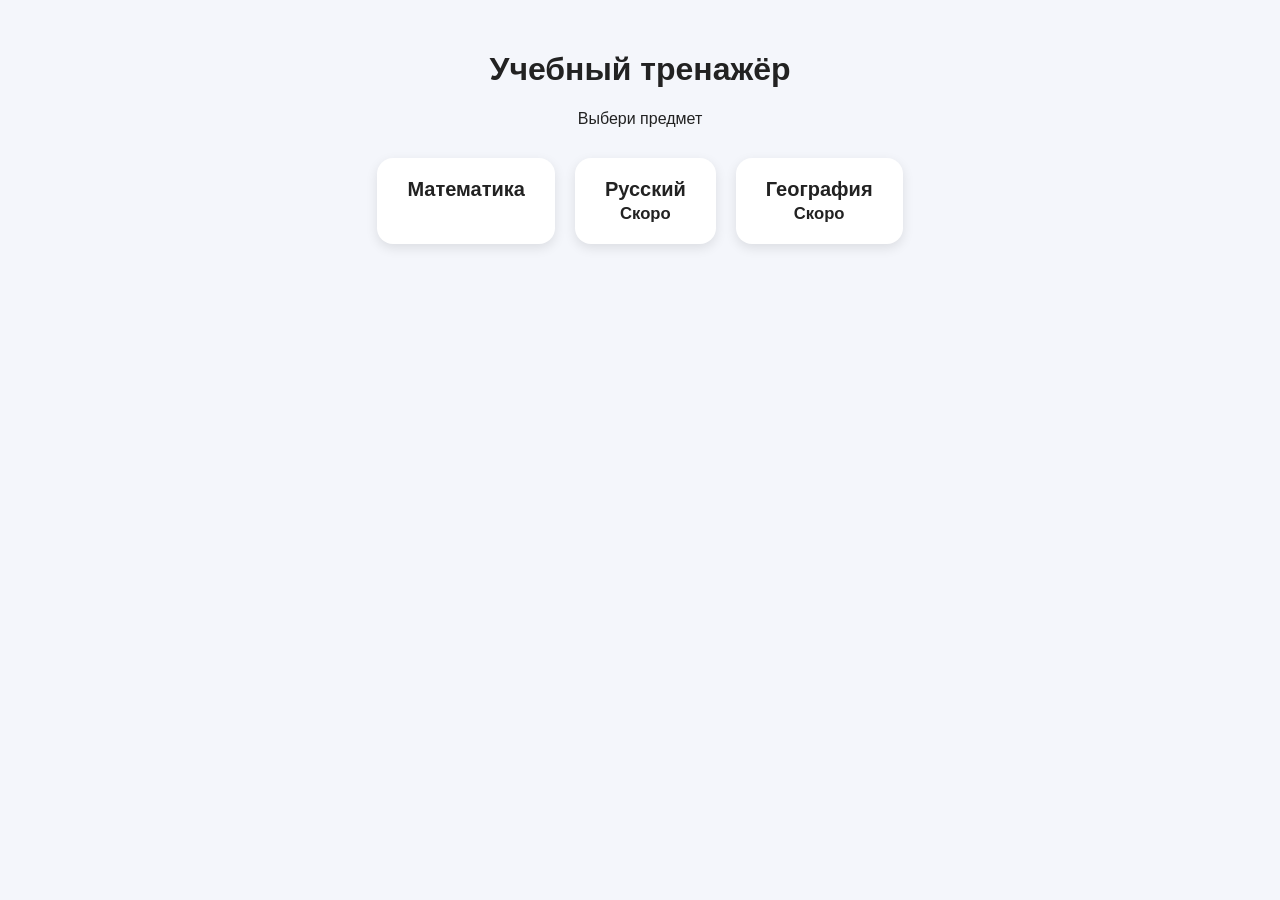
<file: index.html>
<!DOCTYPE html>
<html lang="ru">
<head>
  <meta charset="UTF-8">
  <meta name="viewport" content="width=device-width, initial-scale=1.0">
  <title>Учебный тренажёр</title>
  <link rel="stylesheet" href="style.css">
</head>
<body>
  <header>
    <h1>Учебный тренажёр</h1>
    <p>Выбери предмет</p>
  </header>

  <main class="cards">
    <a class="card" href="math/index.html">Математика</a>
    <div class="card">Русский<br><small>Скоро</small></div>
    <div class="card">География<br><small>Скоро</small></div>
  </main>
</body>
</html>
</file>
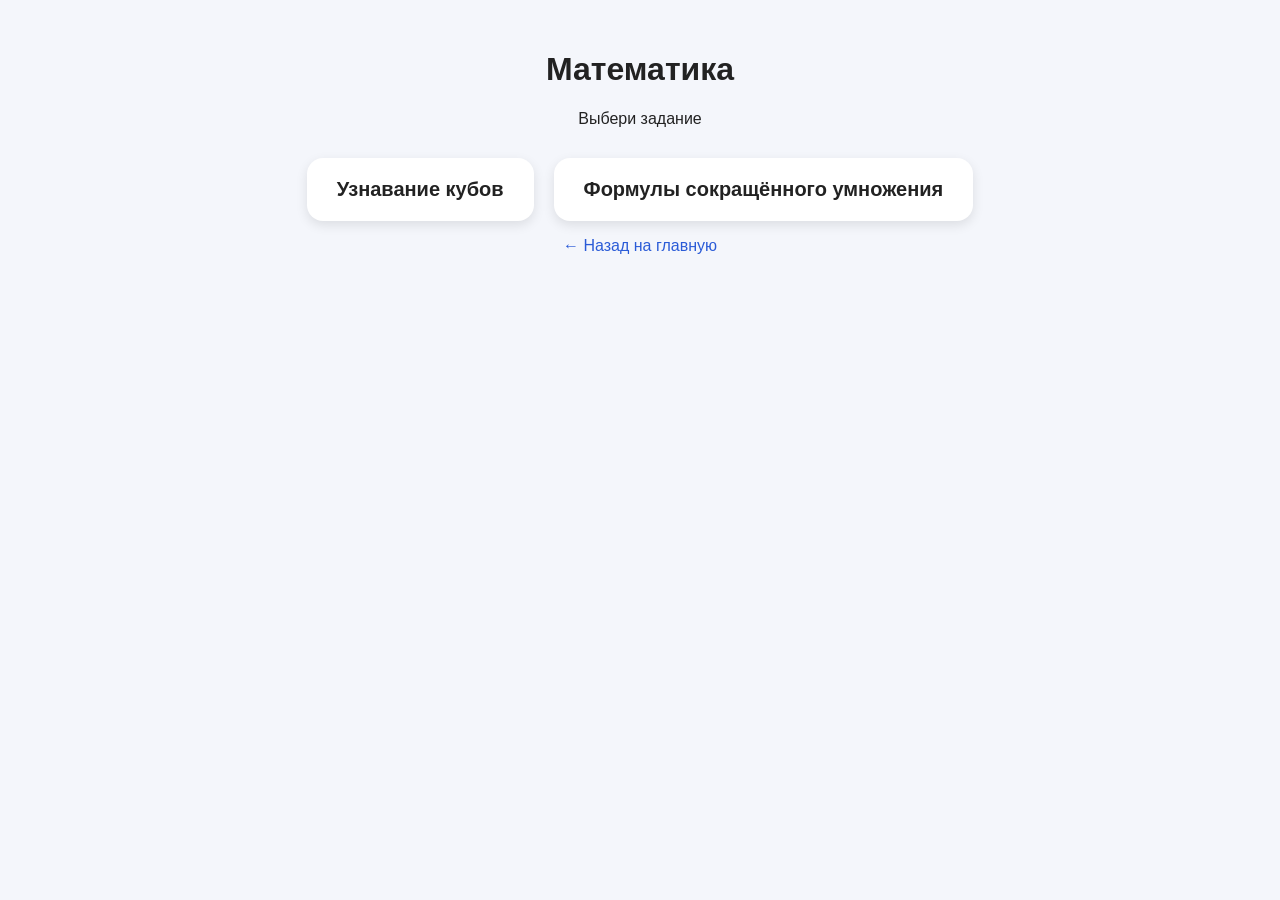
<file: math/index.html>
<!DOCTYPE html>
<html lang="ru">
<head>
  <meta charset="UTF-8">
  <meta name="viewport" content="width=device-width, initial-scale=1.0">
  <title>Математика</title>
  <link rel="stylesheet" href="../style.css">
</head>
<body>
  <header>
    <h1>Математика</h1>
    <p>Выбери задание</p>
  </header>

  <main class="cards">
    <a class="card" href="cubes.html">Узнавание кубов</a>
    <a class="card" href="formulas.html">Формулы сокращённого умножения</a>
  </main>

  <p><a href="../index.html">← Назад на главную</a></p>
</body>
</html>
</file>
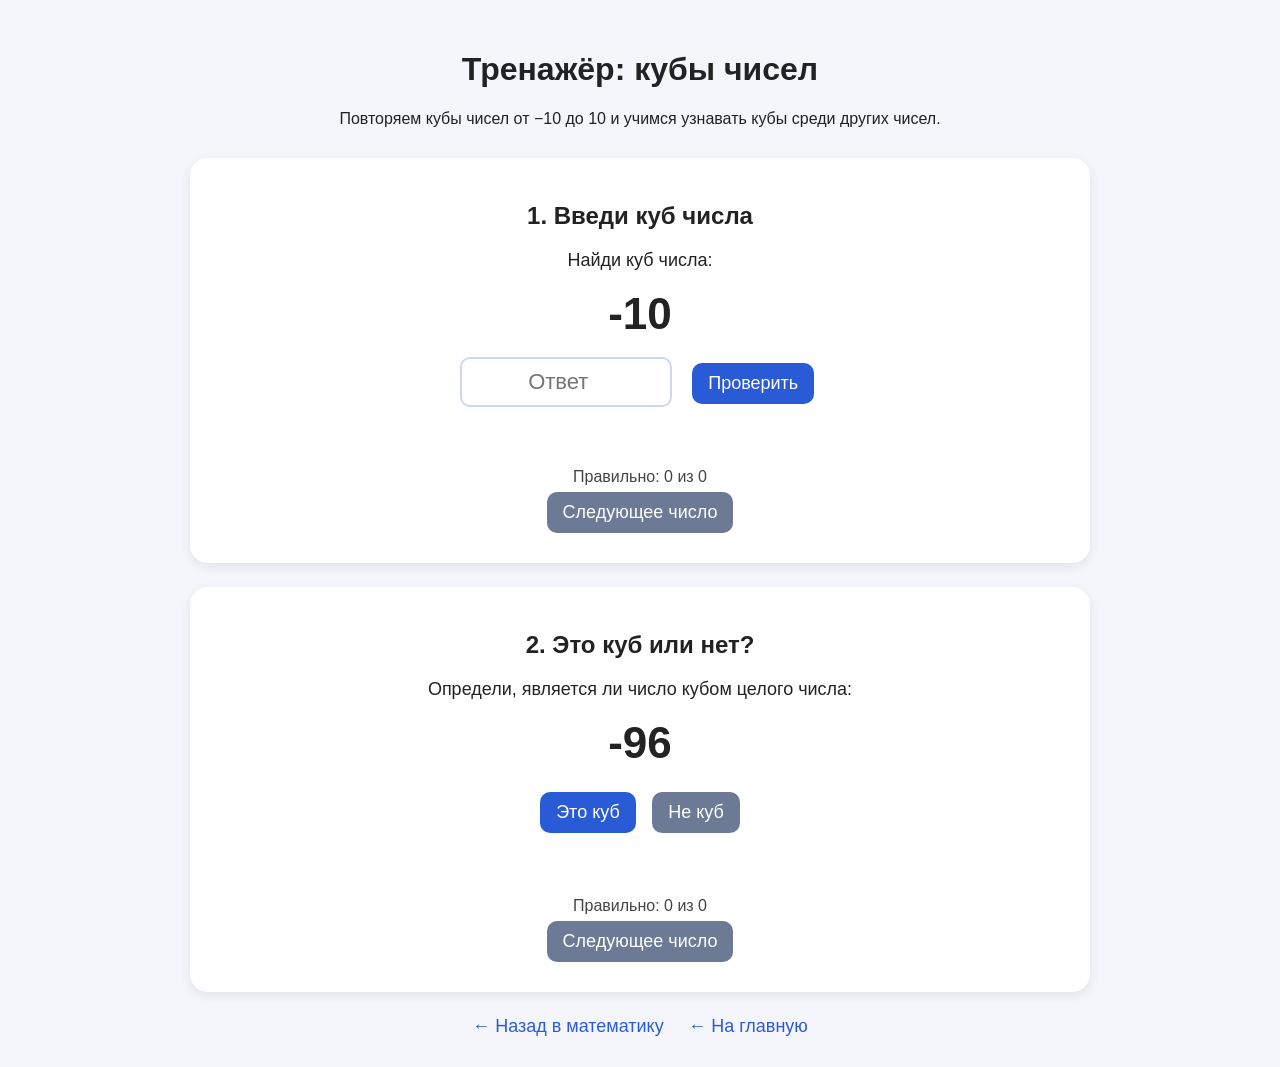
<file: math/cubes.html>
<!DOCTYPE html>
<html lang="ru">
<head>
  <meta charset="UTF-8" />
  <meta name="viewport" content="width=device-width, initial-scale=1.0" />
  <title>Тренажёр: кубы чисел</title>
  <link rel="stylesheet" href="../style.css" />
  <style>
    .wrapper {
      max-width: 900px;
      margin: 0 auto;
    }

    .trainer-box {
      background: white;
      border-radius: 18px;
      box-shadow: 0 4px 12px rgba(0,0,0,0.08);
      padding: 24px;
      margin: 24px 0;
      text-align: center;
    }

    .big-number {
      font-size: 44px;
      font-weight: bold;
      margin: 18px 0;
    }

    .subtitle {
      font-size: 18px;
      margin-bottom: 10px;
    }

    input[type="number"] {
      font-size: 22px;
      padding: 10px 14px;
      width: 180px;
      border: 2px solid #cfd8ea;
      border-radius: 10px;
      text-align: center;
      margin-right: 10px;
    }

    button {
      font-size: 18px;
      padding: 10px 16px;
      border: none;
      border-radius: 10px;
      cursor: pointer;
      background: #2a5bd7;
      color: white;
      margin: 6px;
    }

    button:hover {
      opacity: 0.92;
    }

    .secondary-btn {
      background: #6c7a95;
    }

    .answer-buttons {
      margin-top: 16px;
    }

    .feedback {
      font-size: 20px;
      margin-top: 16px;
      min-height: 32px;
      font-weight: 600;
    }

    .small-text {
      color: #555;
      font-size: 15px;
    }

    .nav-links {
      margin-top: 24px;
    }

    .nav-links a {
      margin: 0 10px;
      font-size: 18px;
    }

    .stats {
      margin-top: 10px;
      font-size: 16px;
      color: #444;
    }
  </style>
</head>
<body>
  <div class="wrapper">
    <header>
      <h1>Тренажёр: кубы чисел</h1>
      <p>Повторяем кубы чисел от −10 до 10 и учимся узнавать кубы среди других чисел.</p>
    </header>

    <main>
      <section class="trainer-box">
        <h2>1. Введи куб числа</h2>
        <p class="subtitle">Найди куб числа:</p>
        <div id="cubeTaskNumber" class="big-number">3</div>

        <div>
          <input type="number" id="cubeAnswerInput" placeholder="Ответ" />
          <button onclick="checkCubeAnswer()">Проверить</button>
        </div>

        <div id="cubeFeedback" class="feedback"></div>
        <div id="cubeStats" class="stats"></div>

        <div>
          <button class="secondary-btn" onclick="nextCubeTask()">Следующее число</button>
        </div>
      </section>

      <section class="trainer-box">
        <h2>2. Это куб или нет?</h2>
        <p class="subtitle">Определи, является ли число кубом целого числа:</p>
        <div id="recognitionNumber" class="big-number">125</div>

        <div class="answer-buttons">
          <button onclick="checkRecognition(true)">Это куб</button>
          <button class="secondary-btn" onclick="checkRecognition(false)">Не куб</button>
        </div>

        <div id="recognitionFeedback" class="feedback"></div>
        <div id="recognitionStats" class="stats"></div>

        <div>
          <button class="secondary-btn" onclick="nextRecognitionTask()">Следующее число</button>
        </div>
      </section>

      <div class="nav-links">
        <a href="index.html">← Назад в математику</a>
        <a href="../index.html">← На главную</a>
      </div>
    </main>
  </div>

  <script>
    // ===== ТРЕНАЖЁР 1: ВВЕСТИ КУБ =====
    let currentCubeNumber = 0;
    let cubeAttempts = 0;
    let cubeCorrect = 0;
    let cubeTotal = 0;

    function randomInt(min, max) {
      return Math.floor(Math.random() * (max - min + 1)) + min;
    }

    function nextCubeTask() {
      currentCubeNumber = randomInt(-10, 10);
      cubeAttempts = 0;

      document.getElementById("cubeTaskNumber").textContent = currentCubeNumber;
      document.getElementById("cubeAnswerInput").value = "";
      document.getElementById("cubeFeedback").textContent = "";
      updateCubeStats();
    }

    function checkCubeAnswer() {
      const input = document.getElementById("cubeAnswerInput");
      const feedback = document.getElementById("cubeFeedback");
      const userAnswer = Number(input.value);
      const correctAnswer = currentCubeNumber ** 3;

      if (input.value.trim() === "") {
        feedback.textContent = "Введи ответ.";
        return;
      }

      cubeAttempts++;

      if (userAnswer === correctAnswer) {
        feedback.textContent = "Верно!";
        cubeCorrect++;
        cubeTotal++;
        updateCubeStats();
      } else if (cubeAttempts === 1) {
        feedback.textContent = "Неверно. Попробуй ещё раз.";
      } else {
        feedback.textContent = `Неверно. Правильный ответ: ${correctAnswer}.`;
        cubeTotal++;
        updateCubeStats();
      }
    }

    function updateCubeStats() {
      document.getElementById("cubeStats").textContent =
        `Правильно: ${cubeCorrect} из ${cubeTotal}`;
    }

    // ===== ТРЕНАЖЁР 2: УЗНАТЬ КУБ =====
    let currentRecognitionNumber = 0;
    let recognitionCorrect = 0;
    let recognitionTotal = 0;

    function isPerfectCube(n) {
      const root = Math.round(Math.cbrt(n));
      return root ** 3 === n;
    }

    function nextRecognitionTask() {
      currentRecognitionNumber = randomInt(-200, 200);
      document.getElementById("recognitionNumber").textContent = currentRecognitionNumber;
      document.getElementById("recognitionFeedback").textContent = "";
      updateRecognitionStats();
    }

    function checkRecognition(userThinksCube) {
      const feedback = document.getElementById("recognitionFeedback");
      const reallyCube = isPerfectCube(currentRecognitionNumber);

      recognitionTotal++;

      if (userThinksCube === reallyCube) {
        recognitionCorrect++;
        if (reallyCube) {
          const root = Math.round(Math.cbrt(currentRecognitionNumber));
          feedback.textContent = `Верно! ${currentRecognitionNumber} = ${root}³`;
        } else {
          feedback.textContent = `Верно! ${currentRecognitionNumber} не является кубом целого числа.`;
        }
      } else {
        if (reallyCube) {
          const root = Math.round(Math.cbrt(currentRecognitionNumber));
          feedback.textContent = `Неверно. Это куб: ${currentRecognitionNumber} = ${root}³`;
        } else {
          feedback.textContent = `Неверно. ${currentRecognitionNumber} не является кубом целого числа.`;
        }
      }

      updateRecognitionStats();
    }

    function updateRecognitionStats() {
      document.getElementById("recognitionStats").textContent =
        `Правильно: ${recognitionCorrect} из ${recognitionTotal}`;
    }

    // Запуск
    nextCubeTask();
    nextRecognitionTask();

    // Enter для первого задания
    document.getElementById("cubeAnswerInput").addEventListener("keydown", function(event) {
      if (event.key === "Enter") {
        checkCubeAnswer();
      }
    });
  </script>
</body>
</html>
</file>
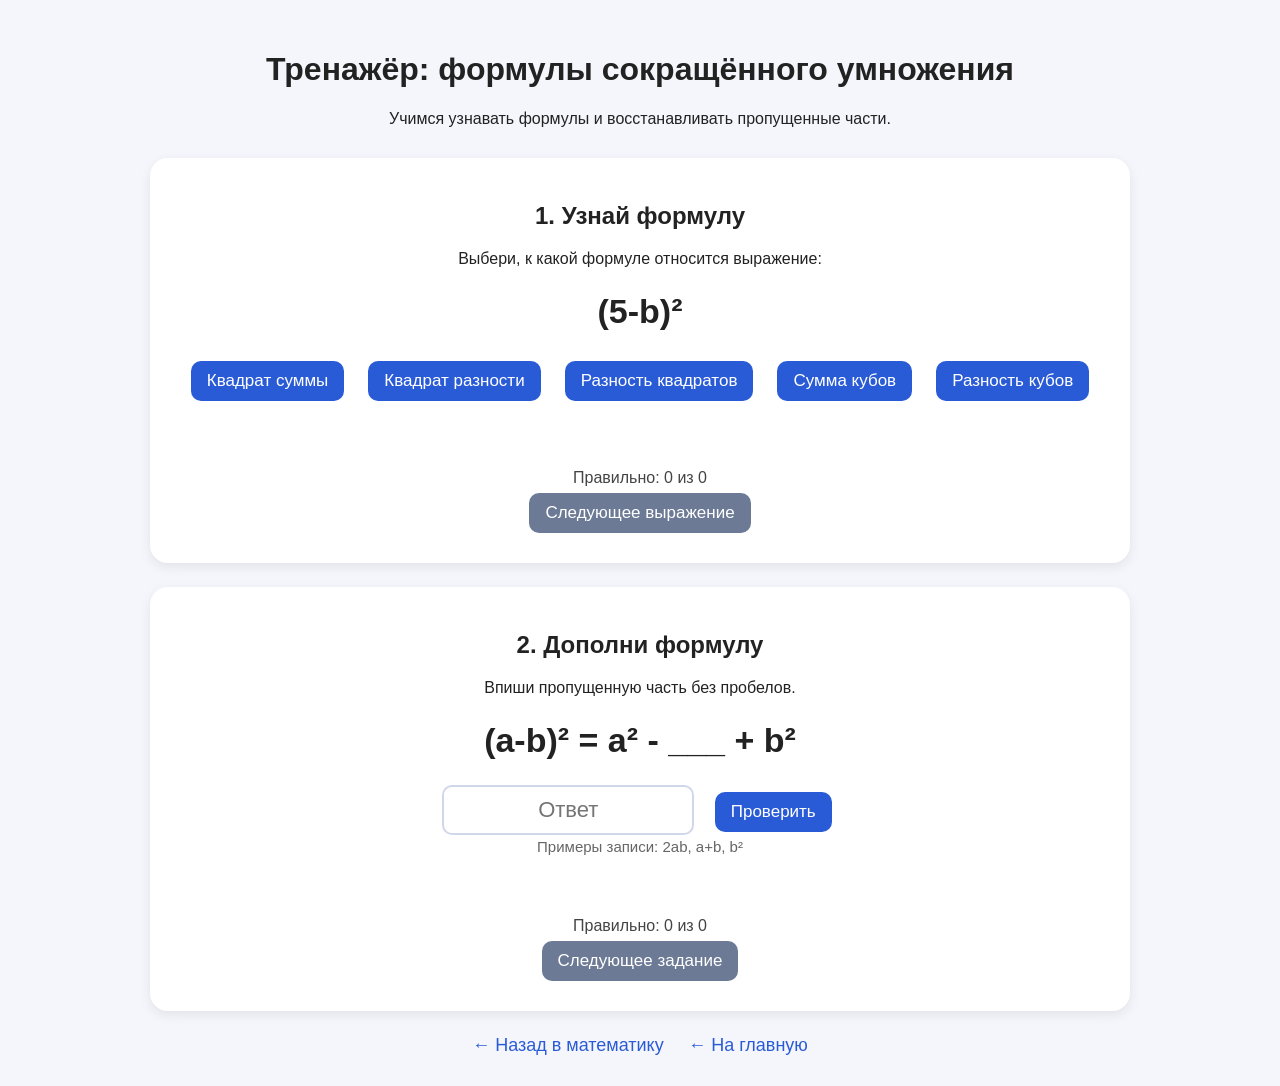
<file: math/formulas.html>
<!DOCTYPE html>
<html lang="ru">
<head>
  <meta charset="UTF-8" />
  <meta name="viewport" content="width=device-width, initial-scale=1.0" />
  <title>Тренажёр: формулы сокращённого умножения</title>
  <link rel="stylesheet" href="../style.css" />
  <style>
    .wrapper {
      max-width: 980px;
      margin: 0 auto;
    }

    .trainer-box {
      background: white;
      border-radius: 18px;
      box-shadow: 0 4px 12px rgba(0,0,0,0.08);
      padding: 24px;
      margin: 24px 0;
      text-align: center;
    }

    .big-expression {
      font-size: 34px;
      font-weight: bold;
      margin: 20px 0;
      line-height: 1.4;
    }

    .formula-buttons {
      display: flex;
      flex-wrap: wrap;
      justify-content: center;
      gap: 12px;
      margin-top: 16px;
    }

    button {
      font-size: 17px;
      padding: 10px 16px;
      border: none;
      border-radius: 10px;
      cursor: pointer;
      background: #2a5bd7;
      color: white;
      margin: 6px;
    }

    button:hover {
      opacity: 0.92;
    }

    .secondary-btn {
      background: #6c7a95;
    }

    input[type="text"] {
      font-size: 22px;
      padding: 10px 14px;
      width: 220px;
      border: 2px solid #cfd8ea;
      border-radius: 10px;
      text-align: center;
      margin-right: 10px;
    }

    .feedback {
      font-size: 20px;
      margin-top: 16px;
      min-height: 36px;
      font-weight: 600;
    }

    .stats {
      margin-top: 10px;
      font-size: 16px;
      color: #444;
    }

    .nav-links {
      margin-top: 24px;
    }

    .nav-links a {
      margin: 0 10px;
      font-size: 18px;
    }

    .small-text {
      font-size: 15px;
      color: #666;
    }
  </style>
</head>
<body>
  <div class="wrapper">
    <header>
      <h1>Тренажёр: формулы сокращённого умножения</h1>
      <p>Учимся узнавать формулы и восстанавливать пропущенные части.</p>
    </header>

    <main>
      <section class="trainer-box">
        <h2>1. Узнай формулу</h2>
        <p>Выбери, к какой формуле относится выражение:</p>

        <div id="recognizeExpression" class="big-expression">(a+b)²</div>

        <div class="formula-buttons">
          <button onclick="checkRecognize('sumSquare')">Квадрат суммы</button>
          <button onclick="checkRecognize('diffSquare')">Квадрат разности</button>
          <button onclick="checkRecognize('squareDiff')">Разность квадратов</button>
          <button onclick="checkRecognize('sumCubes')">Сумма кубов</button>
          <button onclick="checkRecognize('diffCubes')">Разность кубов</button>
        </div>

        <div id="recognizeFeedback" class="feedback"></div>
        <div id="recognizeStats" class="stats"></div>

        <button class="secondary-btn" onclick="nextRecognizeTask()">Следующее выражение</button>
      </section>

      <section class="trainer-box">
        <h2>2. Дополни формулу</h2>
        <p>Впиши пропущенную часть без пробелов.</p>

        <div id="fillTask" class="big-expression">(a+b)² = a² + ___ + b²</div>

        <div>
          <input type="text" id="fillInput" placeholder="Ответ" />
          <button onclick="checkFillTask()">Проверить</button>
        </div>

        <div class="small-text">Примеры записи: 2ab, a+b, b²</div>
        <div id="fillFeedback" class="feedback"></div>
        <div id="fillStats" class="stats"></div>

        <button class="secondary-btn" onclick="nextFillTask()">Следующее задание</button>
      </section>

      <div class="nav-links">
        <a href="index.html">← Назад в математику</a>
        <a href="../index.html">← На главную</a>
      </div>
    </main>
  </div>

  <script>
    // ===== БЛОК 1. УЗНАЙ ФОРМУЛУ =====
    const recognizeTasks = [
      { expr: "(a+b)²", type: "sumSquare", explanation: "Это квадрат суммы." },
      { expr: "(x-y)²", type: "diffSquare", explanation: "Это квадрат разности." },
      { expr: "m²-n²", type: "squareDiff", explanation: "Это разность квадратов." },
      { expr: "a³+b³", type: "sumCubes", explanation: "Это сумма кубов." },
      { expr: "p³-q³", type: "diffCubes", explanation: "Это разность кубов." },
      { expr: "x²-49", type: "squareDiff", explanation: "Это разность квадратов: x²-7²." },
      { expr: "4a²-25", type: "squareDiff", explanation: "Это разность квадратов: (2a)²-5²." },
      { expr: "8m³+27", type: "sumCubes", explanation: "Это сумма кубов: (2m)³+3³." },
      { expr: "64-x³", type: "diffCubes", explanation: "Это разность кубов: 4³-x³." },
      { expr: "(2k+3)²", type: "sumSquare", explanation: "Это квадрат суммы." },
      { expr: "(5-b)²", type: "diffSquare", explanation: "Это квадрат разности." }
    ];

    let currentRecognizeTask = null;
    let recognizeCorrect = 0;
    let recognizeTotal = 0;

    function randomFromArray(arr) {
      return arr[Math.floor(Math.random() * arr.length)];
    }

    function nextRecognizeTask() {
      currentRecognizeTask = randomFromArray(recognizeTasks);
      document.getElementById("recognizeExpression").textContent = currentRecognizeTask.expr;
      document.getElementById("recognizeFeedback").textContent = "";
      updateRecognizeStats();
    }

    function checkRecognize(answer) {
      recognizeTotal++;
      const feedback = document.getElementById("recognizeFeedback");

      if (answer === currentRecognizeTask.type) {
        recognizeCorrect++;
        feedback.textContent = "Верно! " + currentRecognizeTask.explanation;
      } else {
        feedback.textContent = "Неверно. " + currentRecognizeTask.explanation;
      }

      updateRecognizeStats();
    }

    function updateRecognizeStats() {
      document.getElementById("recognizeStats").textContent =
        `Правильно: ${recognizeCorrect} из ${recognizeTotal}`;
    }

    // ===== БЛОК 2. ДОПОЛНИ ФОРМУЛУ =====
    const fillTasks = [
      { task: "(a+b)² = a² + ___ + b²", answer: "2ab", hint: "Средний член: 2ab." },
      { task: "(a-b)² = a² - ___ + b²", answer: "2ab", hint: "Средний член: 2ab." },
      { task: "a²-b² = (a-b)(___)", answer: "a+b", hint: "Вторая скобка: a+b." },
      { task: "a³+b³ = (a+b)(a²-ab+___)", answer: "b²", hint: "Последний член: b²." },
      { task: "a³-b³ = (a-b)(a²+ab+___)", answer: "b²", hint: "Последний член: b²." },
      { task: "(x+y)² = x² + ___ + y²", answer: "2xy", hint: "Средний член: 2xy." },
      { task: "(m-n)² = m² - ___ + n²", answer: "2mn", hint: "Средний член: 2mn." },
      { task: "p²-q² = (p-q)(___)", answer: "p+q", hint: "Вторая скобка: p+q." },
      { task: "x³+8 = (x+2)(x²-2x+___)", answer: "4", hint: "2² = 4." },
      { task: "27-y³ = (3-y)(___)", answer: "9+3y+y²", hint: "Для разности кубов: a²+ab+b²." }
    ];

    let currentFillTask = null;
    let fillAttempts = 0;
    let fillCorrect = 0;
    let fillTotal = 0;

   function normalizeText(text) {
  return text
    .toLowerCase()
    .replace(/\s+/g, "")
    .replace(/−/g, "-")
    .replace(/²/g, "^2")
    .replace(/³/g, "^3")
    .replace(/a2/g, "a^2")
    .replace(/b2/g, "b^2")
    .replace(/c2/g, "c^2")
    .replace(/x2/g, "x^2")
    .replace(/y2/g, "y^2")
    .replace(/m2/g, "m^2")
    .replace(/n2/g, "n^2")
    .replace(/p2/g, "p^2")
    .replace(/q2/g, "q^2");
}

    function nextFillTask() {
      currentFillTask = randomFromArray(fillTasks);
      fillAttempts = 0;
      document.getElementById("fillTask").textContent = currentFillTask.task;
      document.getElementById("fillInput").value = "";
      document.getElementById("fillFeedback").textContent = "";
      updateFillStats();
    }

    function checkFillTask() {
      const input = document.getElementById("fillInput");
      const feedback = document.getElementById("fillFeedback");
      const userAnswer = normalizeText(input.value);
      const correctAnswer = normalizeText(currentFillTask.answer);

      if (userAnswer === "") {
        feedback.textContent = "Введи ответ.";
        return;
      }

      fillAttempts++;

      if (userAnswer === correctAnswer) {
        fillCorrect++;
        fillTotal++;
        feedback.textContent = "Верно!";
        updateFillStats();
      } else if (fillAttempts === 1) {
        feedback.textContent = "Неверно. Попробуй ещё раз.";
      } else {
        fillTotal++;
        feedback.textContent =
          `Неверно. Правильный ответ: ${currentFillTask.answer}. ${currentFillTask.hint}`;
        updateFillStats();
      }
    }

    function updateFillStats() {
      document.getElementById("fillStats").textContent =
        `Правильно: ${fillCorrect} из ${fillTotal}`;
    }

    nextRecognizeTask();
    nextFillTask();

    document.getElementById("fillInput").addEventListener("keydown", function(event) {
      if (event.key === "Enter") {
        checkFillTask();
      }
    });
  </script>
</body>
</html>
</file>
<file: style.css>
body {
  font-family: Arial, sans-serif;
  margin: 0;
  padding: 30px;
  background: #f4f6fb;
  color: #222;
  text-align: center;
}

header {
  margin-bottom: 30px;
}

.cards {
  display: flex;
  justify-content: center;
  gap: 20px;
  flex-wrap: wrap;
}

.card {
  display: inline-block;
  padding: 20px 30px;
  background: white;
  border-radius: 16px;
  text-decoration: none;
  color: #222;
  font-size: 20px;
  font-weight: bold;
  box-shadow: 0 4px 12px rgba(0,0,0,0.1);
  transition: 0.2s;
}

.card:hover {
  transform: translateY(-4px);
  background: #eaf0ff;
}

a {
  color: #2a5bd7;
  text-decoration: none;
}

a:hover {
  text-decoration: underline;
}
</file>
